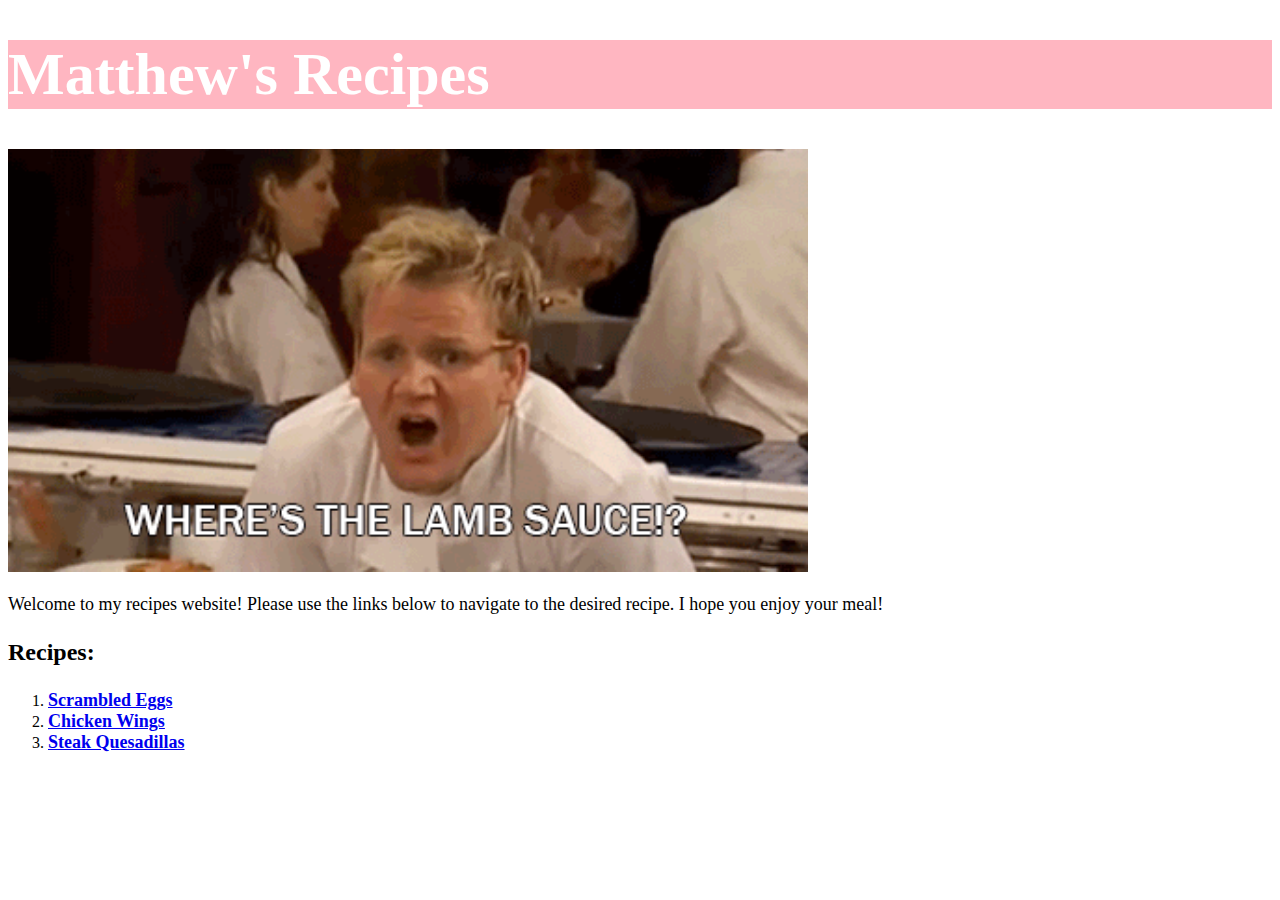
<file: index.html>
<!DOCTYPE html>
<html lang="en">
    <head>
        <meta charset="UTF-8">
        <title>Matthew's Recipes - TOP Project</title>
        <link rel="stylesheet" href="style.css">
    </head>

    <body>
        
        <h1>Matthew's Recipes</h1>
        <img src="giphy.gif" alt-="Where's the lamb sauce?">

        <p>
            Welcome to my recipes website! Please use the links below to
            navigate to the desired recipe. I hope you enjoy your meal! 
        </p>
        <h3>Recipes:</h3>
        <ol>
            <li>
                <a href = "./scrambled_eggs/scrambled_eggs.html"><strong>Scrambled Eggs</strong></a>
            </li>
            <li>
                <a href = "./chicken_wings/chicken_wings.html"><strong>Chicken Wings</strong></a>
            </li>
            <li>
                <a href = "./steak_quesadilla/steak_quesadilla.html"><strong>Steak Quesadillas</strong></a>
            </li> 
        </ol>
    </body>

</html>
</file>
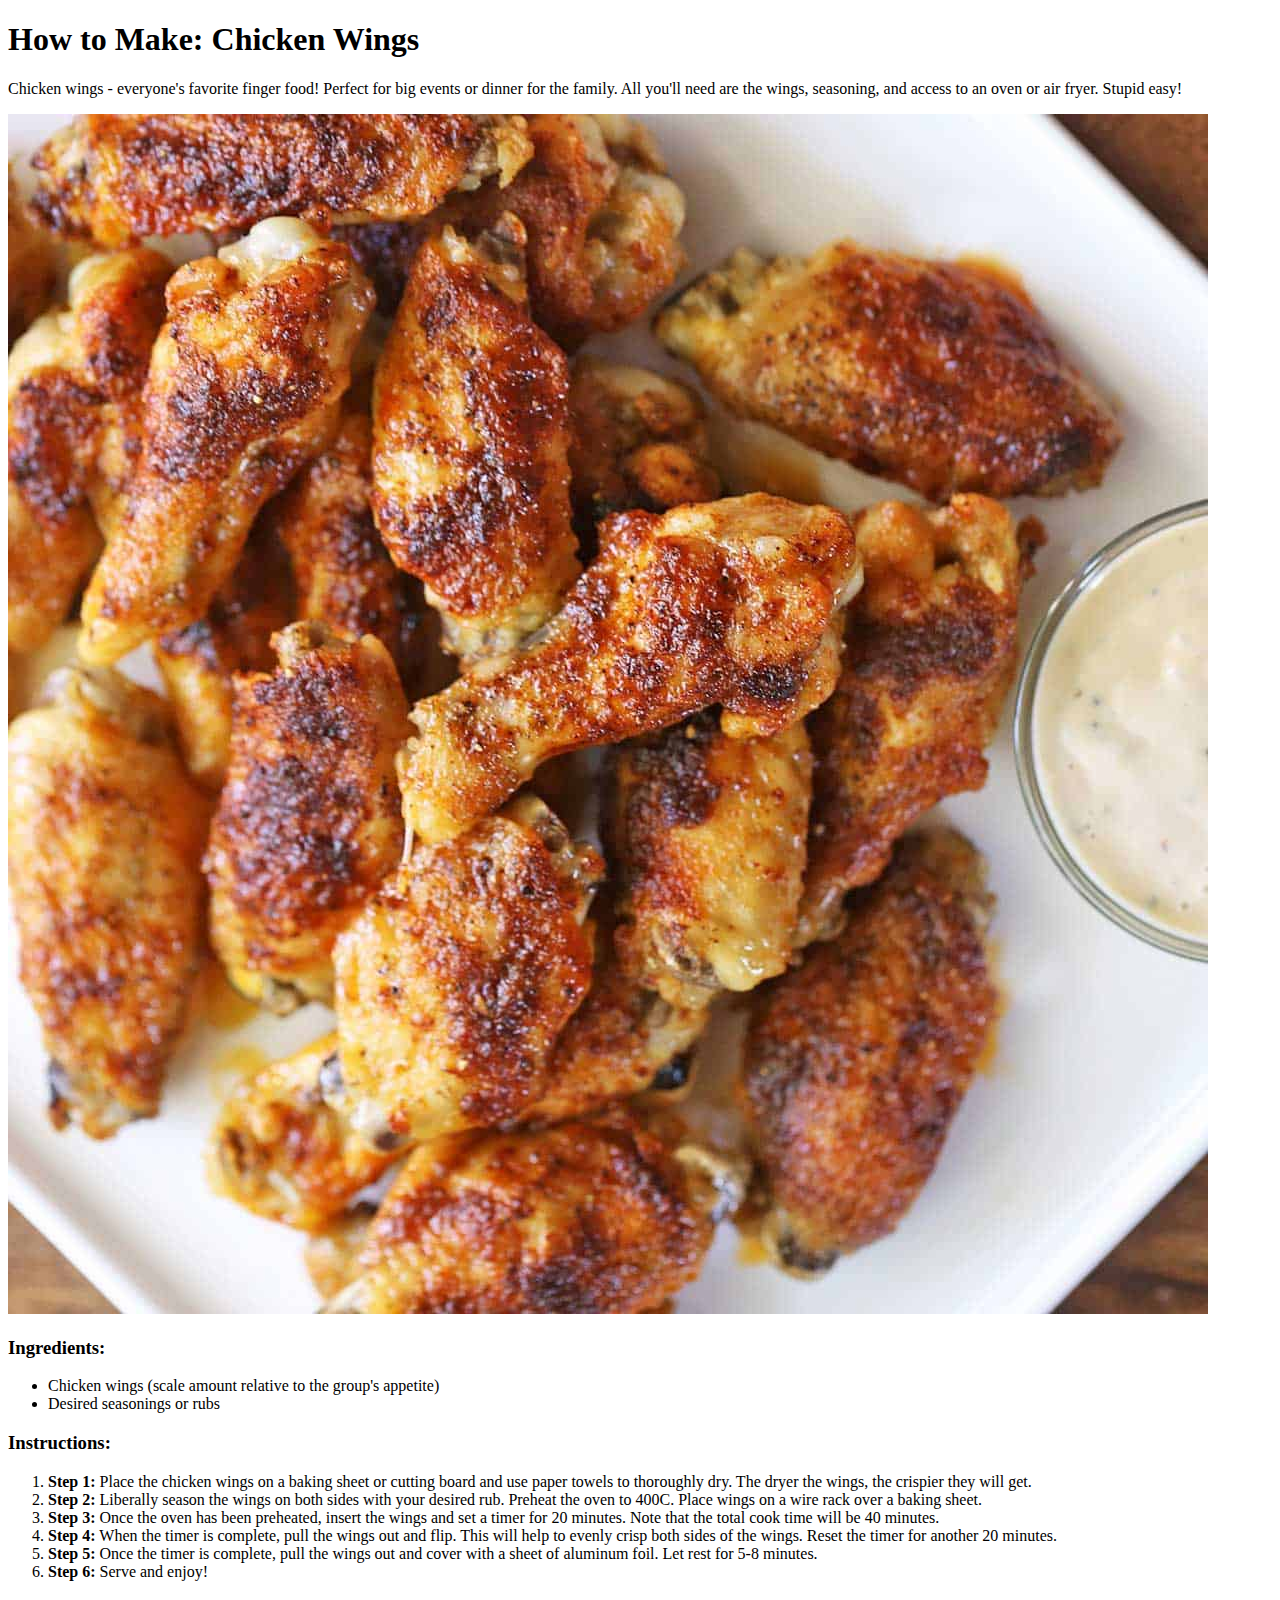
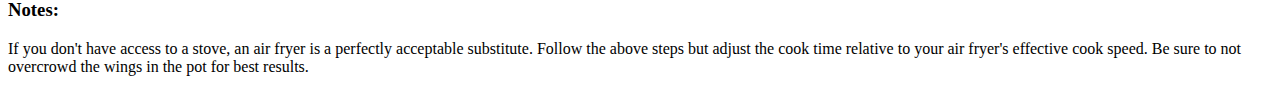
<file: chicken_wings/chicken_wings.html>
<!DOCTYPE html>
<html lang="en">
    <head>
        <meta charset="UTF-8">
        <title>Chicken Wings</title>
    </head>

    <body>
        <h1>How to Make: Chicken Wings</h1>
        <p>
            Chicken wings - everyone's favorite finger food! Perfect for big events or dinner for the family.
            All you'll need are the wings, seasoning, and access to an oven or air fryer. Stupid easy!
        </p>

        <img src="../img/chicken_wings.jpg">

        <h3>Ingredients:</h3>
        <ul>
            <li>Chicken wings (scale amount relative to the group's appetite)</li>
            <li>Desired seasonings or rubs</li>
        </ul>

        <h3>Instructions:</h3>
        <ol>
            <li>
                <strong>Step 1:</strong> Place the chicken wings on a baking sheet or cutting board and use
                paper towels to thoroughly dry. The dryer the wings, the crispier they will get.
            </li>
            <li>
                <strong>Step 2:</strong> Liberally season the wings on both sides with your desired rub. 
                Preheat the oven to 400C. Place wings on a wire rack over a baking sheet.
            </li>
            <li>
                <strong>Step 3:</strong> Once the oven has been preheated, insert the wings and set a timer for 
                20 minutes. Note that the total cook time will be 40 minutes.
            </li>
            <li>
                <strong>Step 4:</strong> When the timer is complete, pull the wings out and flip. This will help
                to evenly crisp both sides of the wings. Reset the timer for another 20 minutes.
            </li>
            <li>
                <strong>Step 5:</strong> Once the timer is complete, pull the wings out and cover with a sheet of
                aluminum foil. Let rest for 5-8 minutes.
            </li>
            <li>
                <strong>Step 6:</strong> Serve and enjoy!
            </li>
        </ol>

        <h3>Notes:</h3>
        <p>
            If you don't have access to a stove, an air fryer is a perfectly acceptable substitute. Follow the 
            above steps but adjust the cook time relative to your air fryer's effective cook speed. Be sure to not 
            overcrowd the wings in the pot for best results.
        </p>

    </body>

</html>
</file>
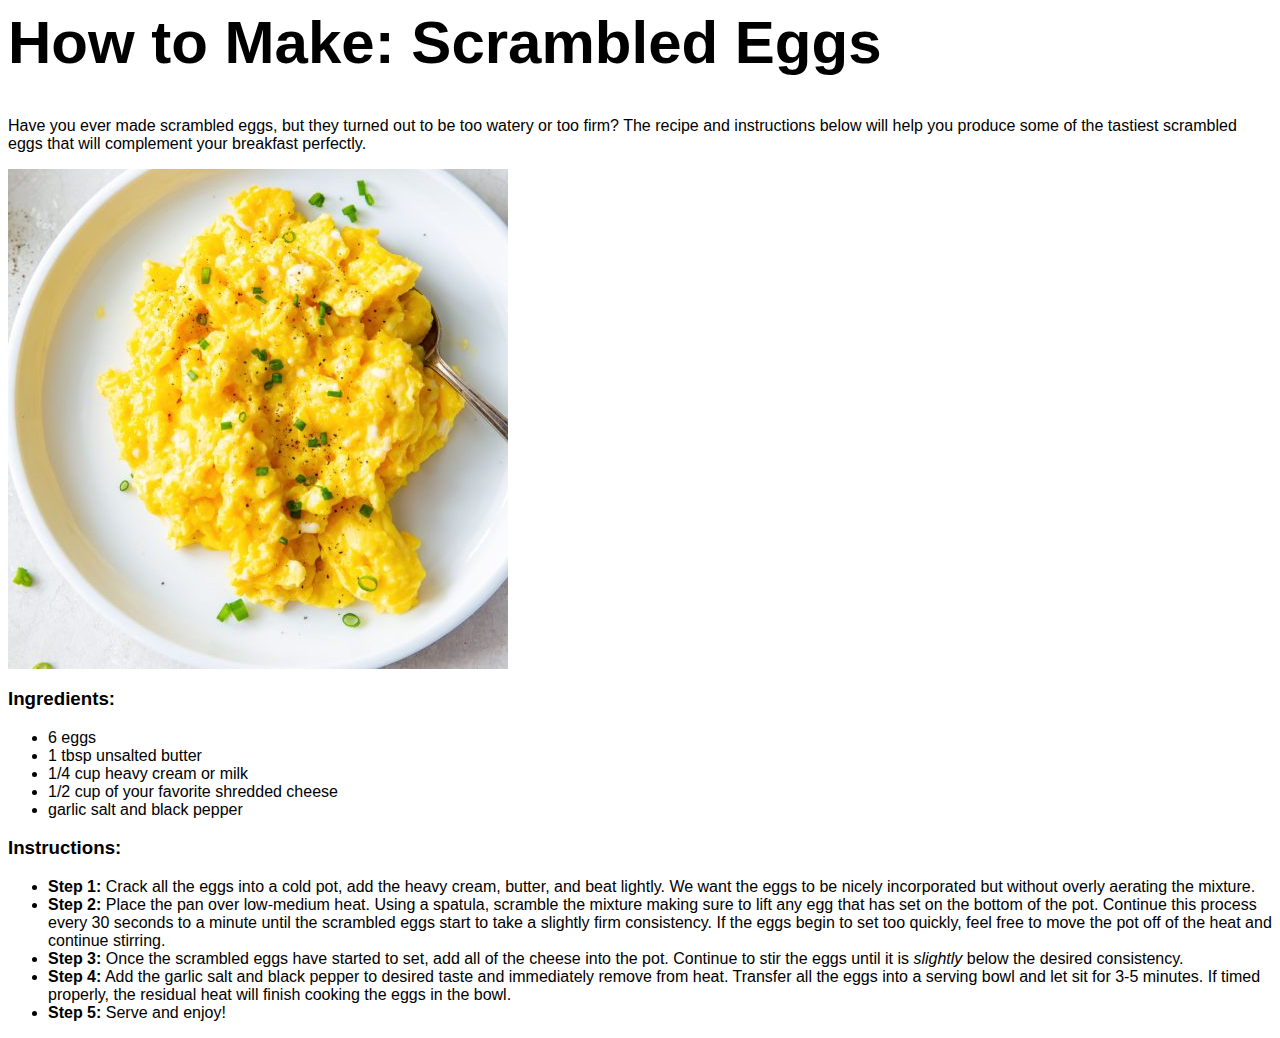
<file: scrambled_eggs/scrambled_eggs.html>
<!DOCTYPE html?>
<html lang="en">
    <head>
        <meta charset="UTF-8">
        <title>Scrambled Eggs</title>
        <link rel="stylesheet" href="style.css">
    </head>

    <body>
        <h1>How to Make: Scrambled Eggs</h1>
        <p>
            Have you ever made scrambled eggs, but they turned out to be 
            too watery or too firm? The recipe and instructions below will
            help you produce some of the tastiest scrambled eggs that will
            complement your breakfast perfectly.
        </p>

        <img src="../img/scrambled_eggs.jpg">

        <h3>Ingredients:</h3>
        <ul>
            <li>6 eggs</li>
            <li>1 tbsp unsalted butter</li>
            <li>1/4 cup heavy cream or milk</li>
            <li>1/2 cup of your favorite shredded cheese</li>
            <li>garlic salt and black pepper</li>
        </ul>

        <h3>Instructions:</h3>
        <ul>
            <li>
                <strong>Step 1:</strong> Crack all the eggs into a
            cold pot, add the heavy cream, butter, and beat lightly. We want the eggs to be nicely
            incorporated but without overly aerating the mixture.
            </li>
            <li>
                <strong>Step 2:</strong> Place the pan over low-medium heat. Using a spatula, scramble
                the mixture making sure to lift any egg that has set on the bottom of the pot. Continue 
                this process every 30 seconds to a minute until the scrambled eggs start to take a
                slightly firm consistency. If the eggs begin to set too quickly, feel free to move the
                pot off of the heat and continue stirring.
            </li>
            <li>
                <strong>Step 3:</strong> Once the scrambled eggs have started to set, add all of the
                cheese into the pot. Continue to stir the eggs until it is <em>slightly</em> below the 
                desired consistency.
            </li>
            <li>
                <strong>Step 4:</strong> Add the garlic salt and black pepper to desired taste and
                immediately remove from heat. Transfer all the eggs into a serving bowl and let sit for 
                3-5 minutes. If timed properly, the residual heat will finish cooking the eggs in the bowl.
            </li>
            <li>
                <strong>Step 5:</strong> Serve and enjoy!
            </li>
        </ul>
    </body>

</html>
</file>
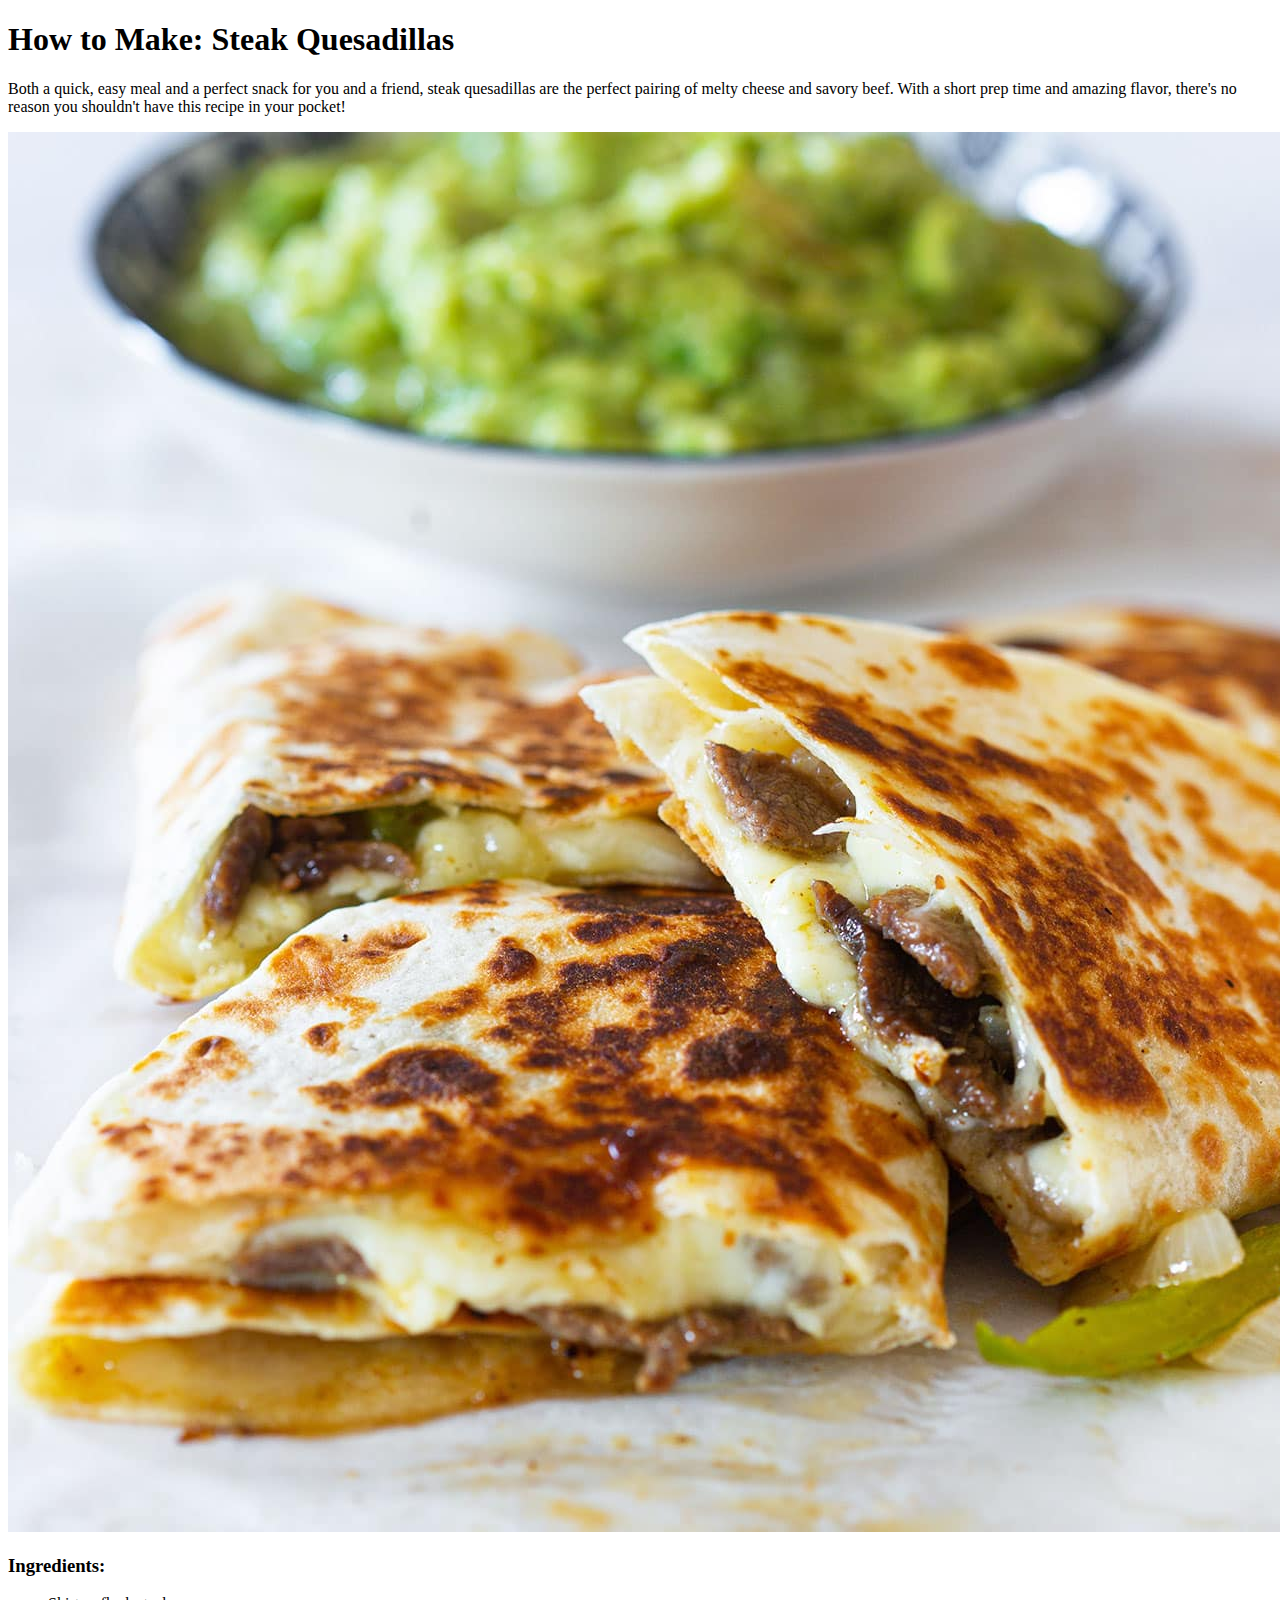
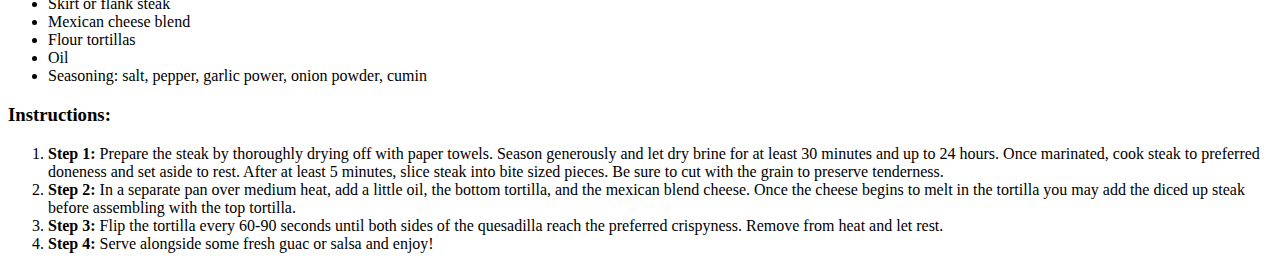
<file: steak_quesadilla/steak_quesadilla.html>
<!DOCTYPE html>
<html lang="en">
    <head>
        <meta charset="UTF-8">
        <title>Steak Quesadilla</title>
    </head>

    <body>
        <h1>How to Make: Steak Quesadillas</h1>
        <p>
            Both a quick, easy meal and a perfect snack for you and a friend, steak quesadillas are the
            perfect pairing of melty cheese and savory beef. With a short prep time and amazing flavor, 
            there's no reason you shouldn't have this recipe in your pocket!
        </p>

        <img src="../img/steak_quesadilla.jpg">

        <h3>Ingredients: </h3>
        <ul>
            <li>Skirt or flank steak</li>
            <li>Mexican cheese blend</li>
            <li>Flour tortillas</li>
            <li>Oil</li>
            <li>Seasoning: salt, pepper, garlic power, onion powder, cumin</li>
        </ul>
        
        <h3>Instructions: </h3>
        <ol>
            <li>
                <strong>Step 1:</strong> Prepare the steak by thoroughly drying off with paper towels. 
                Season generously and let dry brine for at least 30 minutes and up to 24 hours. Once marinated,
                cook steak to preferred doneness and set aside to rest. After at least 5 minutes, slice steak 
                into bite sized pieces. Be sure to cut with the grain to preserve tenderness.
            </li>
            <li>
                <strong>Step 2:</strong> In a separate pan over medium heat, add a little oil, the bottom
                tortilla, and the mexican blend cheese. Once the cheese begins to melt in the tortilla you 
                may add the diced up steak before assembling with the top tortilla.
            </li>
            <li>
                <strong>Step 3:</strong> Flip the tortilla every 60-90 seconds until both sides of the 
                quesadilla reach the preferred crispyness. Remove from heat and let rest.
            </li>
            <li>
                <strong>Step 4:</strong> Serve alongside some fresh guac or salsa and enjoy!
            </li>
        </ol>
    </body>
</html>
</file>
<file: style.css>
/* style.css */

h1 {
    color: white;
    font-size: 60px;
    background-color: lightpink;
}

img {
    height: auto;
    width: 800px;
}

p {
    font-size: 18px;
}

h3 {
    font-size: 24px;
}

a {
    font-size: 18px;
    
}
</file>
<file: scrambled_eggs/style.css>
/* style.css - scrambled eggs */

h1,
h3 {
    font-family: 'Segoe UI', Tahoma, Geneva, Verdana, sans-serif;
}

h1 {
    font-size: 60px;
}

p,
li {
    font-family:'Segoe UI', Tahoma, Geneva, Verdana, sans-serif;
}
</file>
